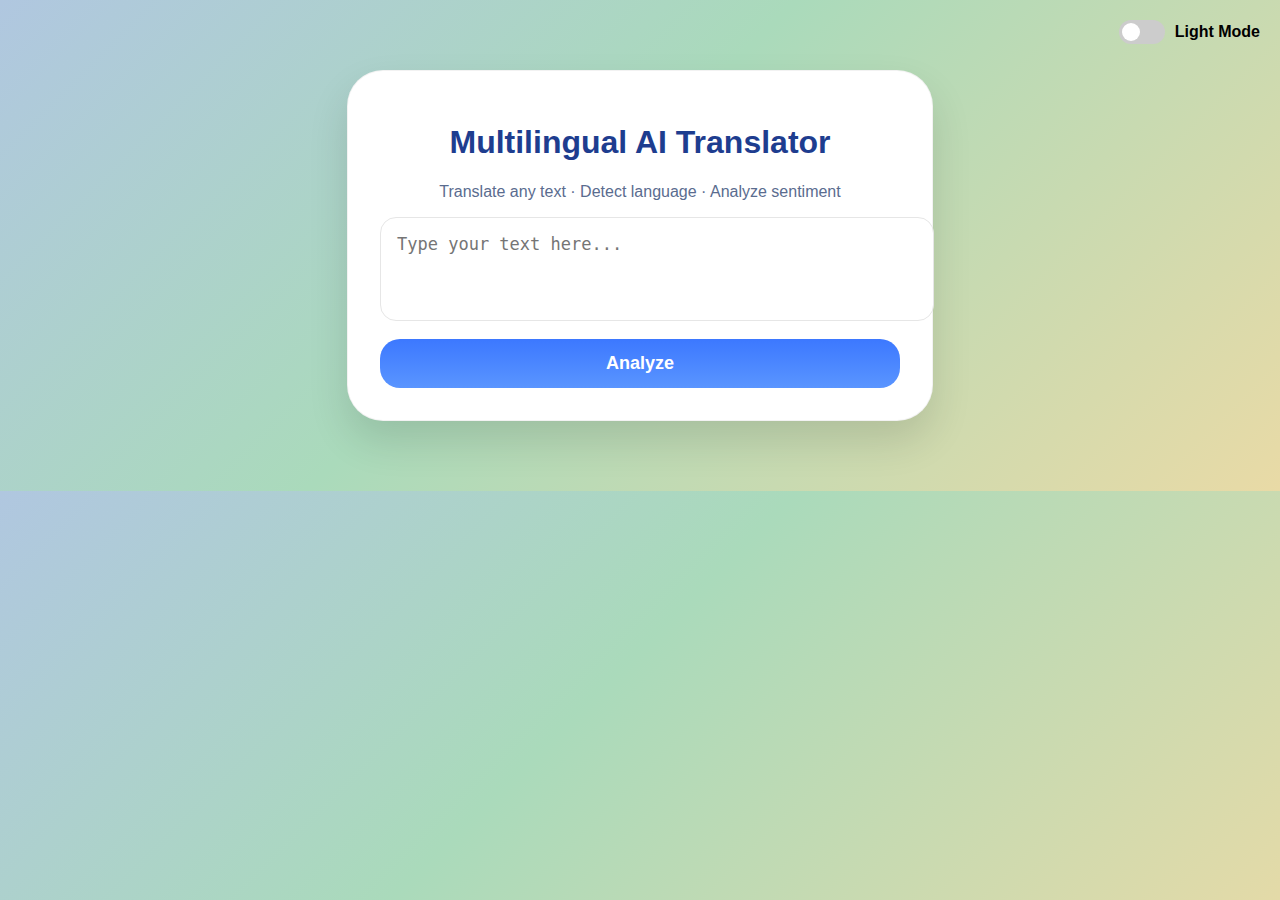
<file: templates/index.html>
<!DOCTYPE html>
<html>
<head>
    <title>Multilingual AI Translator</title>
    <link rel="stylesheet" href="/static/style.css">
</head>
<body>

    <!-- TOGGLE SWITCH -->
    <div class="toggle-container">
        <label class="switch">
            <input type="checkbox" id="modeToggle">
            <span class="slider round"></span>
        </label>
        <span class="mode-label">Light Mode</span>
    </div>

    <!-- RISING EMOJI BACKGROUND -->
    <div id="emoji-rise-container"></div>

    <!-- MAIN CARD -->
    <div class="card">
        <h1 class="title">Multilingual AI Translator</h1>
        <p class="subtitle">Translate any text · Detect language · Analyze sentiment</p>

        <textarea id="inputText" placeholder="Type your text here..."></textarea>
        <button onclick="analyzeText()">Analyze</button>

        <div id="output"></div>
    </div>

<!-- CALL BACKEND API -->
<script>
function analyzeText() {
    let text = document.getElementById("inputText").value;

    fetch("/analyze", {
        method: "POST",
        headers: { "Content-Type": "application/json"},
        body: JSON.stringify({ text: text })
    })
    .then(res => res.json())
    .then(data => {
        let senti = data.sentiment;
        let pill = senti === "Positive" ? "pos" : senti === "Negative" ? "neg" : "neu";

        // ⭐ FIX ADDED HERE ⭐
        let sentiEmoji = senti === "Positive" ? "🙂" : senti === "Negative" ? "😞" : "😐";

        document.getElementById("output").innerHTML = `
        <div class="clean-output-box">
            <p><span class="o-label">Original Sentence:</span> ${text}</p>
            <p><span class="o-label">Language Detected:</span> ${data.language}</p>
            <p><span class="o-label">Translated:</span> ${data.translated}</p>

            <p><span class="o-label">Sentiment Analysis:</span> 
              <span class="sent-pill ${pill}">
            ${data.sentiment} 
    <span class="sent-emoji">${sentiEmoji}</span>
</span>

            </p>
        </div>
        `;
    });
}
</script>

<!-- RISING EMOJI GENERATOR -->
<script>
function spawnRisingEmoji() {
    const emojis = ["😀", "😂", "😊", "😁", "😅", "🤣", "🙂", "🙃", "😉", "😍", "🥰", "😋", "😜", "😝", "🤪", "😎", "🤩", "🥳", "😐", "😑", "😶", "😒", "🙁", "☹️", "😞", "😔", "😟", "😕", "😣", "😖", "😫", "😩", "😭", "😢", "🥺", "😤", "😠", "😡", "🤬", "😨", "😰", "😱", "😳", "🤯", "⭐", "✨", "💫", "🔥", "💥"]
;

    const emoji = document.createElement("div");
    emoji.className = "rise-emoji";
    emoji.textContent = emojis[Math.floor(Math.random() * emojis.length)];

    emoji.style.left = Math.random() * 90 + "%";
    emoji.style.top = "100%";

    document.getElementById("emoji-rise-container").appendChild(emoji);

    setTimeout(() => {
        emoji.remove();
    }, 5000);
}

setInterval(spawnRisingEmoji, 500);

// THEME TOGGLE SCRIPT
document.getElementById("modeToggle").addEventListener("change", function() {
    document.body.classList.toggle("dark-mode");

    document.querySelector(".mode-label").textContent =
        document.body.classList.contains("dark-mode") ? "Dark Mode" : "Light Mode";
});
</script>

</body>
</html>
</file>
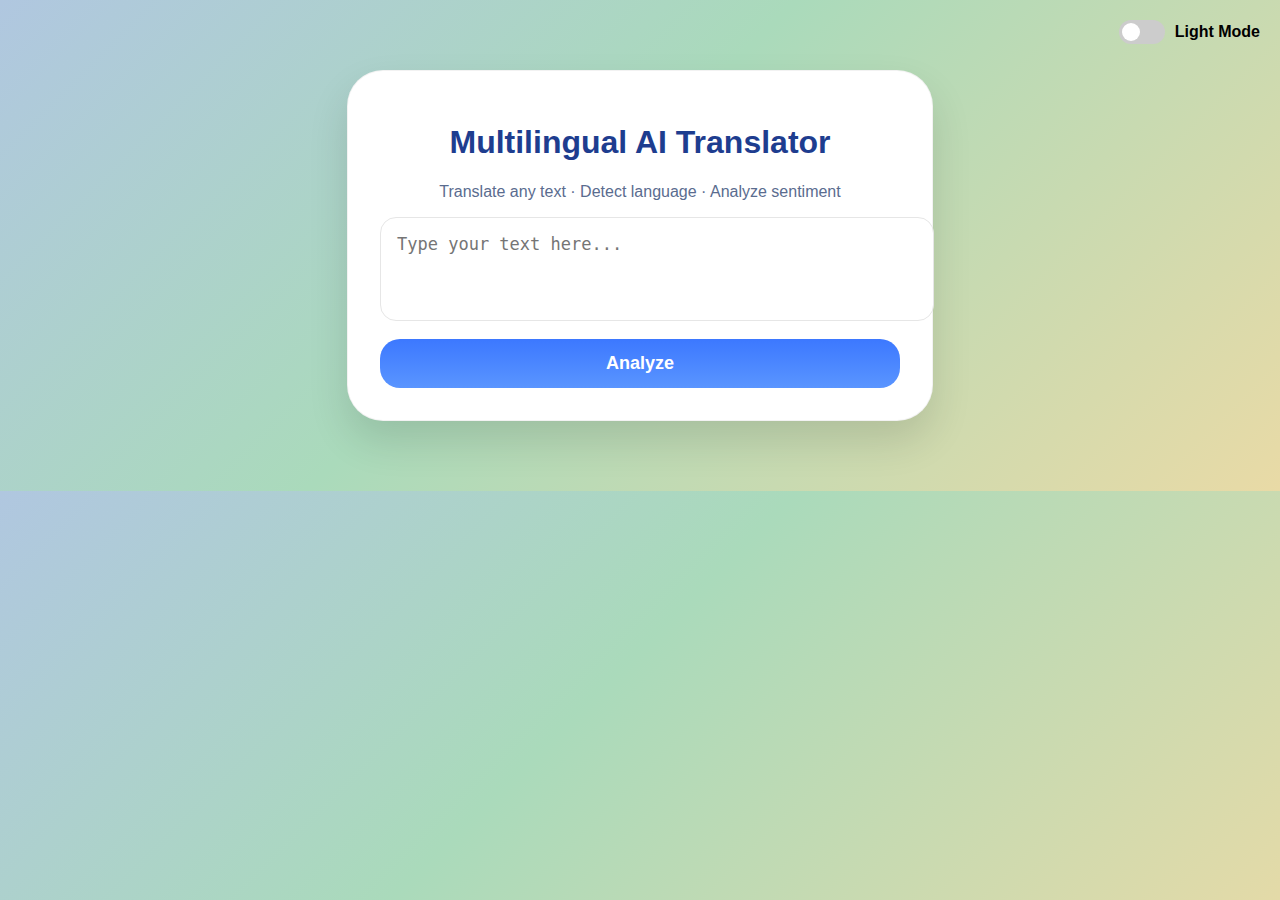
<file: ai-translator-sentiment/templates/index.html>
<!DOCTYPE html>
<html>
<head>
    <title>Multilingual AI Translator</title>
    <link rel="stylesheet" href="/static/style.css">
</head>
<body>

    <!-- TOGGLE SWITCH -->
    <div class="toggle-container">
        <label class="switch">
            <input type="checkbox" id="modeToggle">
            <span class="slider round"></span>
        </label>
        <span class="mode-label">Light Mode</span>
    </div>

    <!-- RISING EMOJI BACKGROUND -->
    <div id="emoji-rise-container"></div>

    <!-- MAIN CARD -->
    <div class="card">
        <h1 class="title">Multilingual AI Translator</h1>
        <p class="subtitle">Translate any text · Detect language · Analyze sentiment</p>

        <textarea id="inputText" placeholder="Type your text here..."></textarea>
        <button onclick="analyzeText()">Analyze</button>

        <div id="output"></div>
    </div>

<!-- CALL BACKEND API -->
<script>
function analyzeText() {
    let text = document.getElementById("inputText").value;

    fetch("/analyze", {
        method: "POST",
        headers: { "Content-Type": "application/json"},
        body: JSON.stringify({ text: text })
    })
    .then(res => res.json())
    .then(data => {
        let senti = data.sentiment;
        let pill = senti === "Positive" ? "pos" : senti === "Negative" ? "neg" : "neu";

       
        let sentiEmoji = senti === "Positive" ? "🙂" : senti === "Negative" ? "😞" : "😐";

        document.getElementById("output").innerHTML = `
        <div class="clean-output-box">
            <p><span class="o-label">Original Sentence:</span> ${text}</p>
            <p><span class="o-label">Language Detected:</span> ${data.language}</p>
            <p><span class="o-label">Translated:</span> ${data.translated}</p>

            <p><span class="o-label">Sentiment Analysis:</span> 
              <span class="sent-pill ${pill}">
            ${data.sentiment} 
    <span class="sent-emoji">${sentiEmoji}</span>
</span>

            </p>
        </div>
        `;
    });
}
</script>

<!-- RISING EMOJI GENERATOR -->
<script>
function spawnRisingEmoji() {
    const emojis = ["😀", "😂", "😊", "😁", "😅", "🤣", "🙂", "🙃", "😉", "😍", "🥰", "😋", "😜", "😝", "🤪", "😎", "🤩", "🥳", "😐", "😑", "😶", "😒", "🙁", "☹️", "😞", "😔", "😟", "😕", "😣", "😖", "😫", "😩", "😭", "😢", "🥺", "😤", "😠", "😡", "🤬", "😨", "😰", "😱", "😳", "🤯", "⭐", "✨", "💫", "🔥", "💥"]
;

    const emoji = document.createElement("div");
    emoji.className = "rise-emoji";
    emoji.textContent = emojis[Math.floor(Math.random() * emojis.length)];

    emoji.style.left = Math.random() * 90 + "%";
    emoji.style.top = "100%";

    document.getElementById("emoji-rise-container").appendChild(emoji);

    setTimeout(() => {
        emoji.remove();
    }, 5000);
}

setInterval(spawnRisingEmoji, 500);

// THEME TOGGLE SCRIPT
document.getElementById("modeToggle").addEventListener("change", function() {
    document.body.classList.toggle("dark-mode");

    document.querySelector(".mode-label").textContent =
        document.body.classList.contains("dark-mode") ? "Dark Mode" : "Light Mode";
});
</script>

</body>
</html>
</file>
<file: static/style.css>
/* Background */
body {
    margin: 0;
    font-family: Arial, sans-serif;
    background: linear-gradient(135deg, #b0c7e0, #aadabb 45%, #e9daa6);
    overflow: hidden;
    transition: background 0.4s, color 0.4s;
}

/* DARK MODE BACKGROUND */
body.dark-mode {
    background: linear-gradient(135deg, #1b1b1b, #2a2a2a 45%, #3a3a3a);
    color: white;
}

/* Toggle button container */
.toggle-container {
    position: absolute;
    top: 20px;
    right: 20px;
    display: flex;
    align-items: center;
    gap: 10px;
}

.mode-label {
    font-weight: bold;
}

/* Switch design */
.switch {
    position: relative;
    display: inline-block;
    width: 46px;
    height: 24px;
}

.switch input { display: none; }

.slider {
    position: absolute;
    cursor: pointer;
    background-color: #ccc;
    border-radius: 24px;
    top: 0;
    left: 0;
    right: 0;
    bottom: 0;
    transition: .4s;
}

.slider:before {
    position: absolute;
    content: "";
    height: 18px;
    width: 18px;
    left: 3px;
    bottom: 3px;
    background-color: white;
    border-radius: 50%;
    transition: .4s;
}

input:checked + .slider {
    background-color: #4A7DFF;
}

input:checked + .slider:before {
    transform: translateX(22px);
}

/* Rising emoji */
#emoji-rise-container {
    position:absolute;
    inset: 0;
    z-index: -10;
    pointer-events: none;
    overflow: hidden;
}

.rise-emoji {
    position: absolute;
    font-size: 75px;
    opacity: 0.35;
    filter: blur(0.5px);
    animation: riseUp 5s linear forwards;
}

@keyframes riseUp {
    0% { transform: translateY(0); opacity: 0.5; }
    100% { transform: translateY(-120vh); opacity: 0.35; }
}

/* CARD */
.card {
    width: 520px;
    margin: 70px auto;
    background: white;
    padding: 32px;
    border-radius: 36px;
    box-shadow: 0 20px 40px rgba(0,0,0,0.12);
    border: 1px solid rgba(0,0,0,0.05);
    position: relative;
    z-index: 10;
    transition: background 0.4s, color 0.4s;
}

/* Dark mode card */
body.dark-mode .card {
    background: #1f1f1f;
    color: white;
    border: 1px solid #444;
    box-shadow: 0 20px 40px rgba(255,255,255,0.08);
}

/* Titles */
.title {
    text-align: center;
    color: #1E3D8F;
}
body.dark-mode .title { color: #B7C8FF; }

.subtitle {
    text-align: center;
    color: #5A6C8F;
}
body.dark-mode .subtitle { color: #AAB4D2; }

/* Input */
textarea {
    width: 100%;
    height: 70px;
    border-radius: 16px;
    border: 1px solid #E6E6E6;
    padding: 16px;
    font-size: 17px;
    resize: none;
    color: #0F2336;
    background: white;
    transition: background 0.4s, color 0.4s;
}

body.dark-mode textarea {
    background: #2A2A2A;
    color: #eee;
    border: 1px solid #555;
}

/* Button */
button {
    width: 100%;
    padding: 14px;
    margin-top: 14px;
    border-radius: 20px;
    background: linear-gradient(#3C78FF, #5A95FF);
    color: white;
    font-size: 18px;
    font-weight: 700;
    border: none;
    cursor: pointer;
}

/* Output box */
.output-box {
    margin-top: 22px;
    display: flex;
    gap: 16px;
    padding: 18px;
    background: white;
    border-radius: 20px;
    border: 1px solid #EDEDED;
    box-shadow: 0 6px 20px rgba(0,0,0,0.08);
    transition: background 0.4s;
}

body.dark-mode .output-box {
    background: #262626;
    border: 1px solid #555;
}

/* Emoji circle */
.emoji-circle {
    width: 58px;
    height: 58px;
    background: #FFF2D7;
    border-radius: 50%;
    display: flex;
    align-items: center;
    justify-content: center;
    font-size: 32px;
}

body.dark-mode .emoji-circle {
    background: #333;
}

/* Sentiment pill */
.sent-pill {
    padding: 8px 24px;
    border-radius: 18px;
    color: white;
    font-size: 15px;
    font-weight: 700;
}
.pos { background: #52B67F; }
.neg { background: #E25A5A; }
.neu { background: #4A7DFF; }

/* Increase emoji opacity in dark mode */
body.dark-mode .rise-emoji {
    opacity: 0.15 !important;
    filter: blur(0px);
}

/* Clean output box styling */
.clean-output-box {
    margin-top: 22px;
    padding: 22px;
    background: #ffffff;
    border-radius: 22px;
    border: 1px solid #e0e0e0;
    box-shadow: 0 6px 20px rgba(0,0,0,0.08);
    font-size: 17px;
    line-height: 1.7;
}

.clean-output-box p {
    margin: 8px 0;
}

.o-label {
    font-weight: 700;
    color: #1E3D8F;
}

/* Dark mode support */
.dark-mode .clean-output-box {
    background: #2a2f3a;
    border-color: #555;
}

.dark-mode .o-label {
    color: #9EC8FF;
}

.sent-emoji {
  font-size: 30px;   /* increase emoji size */
  margin-left: 6px;  /* small spacing */
  vertical-align: middle;
}
</file>
